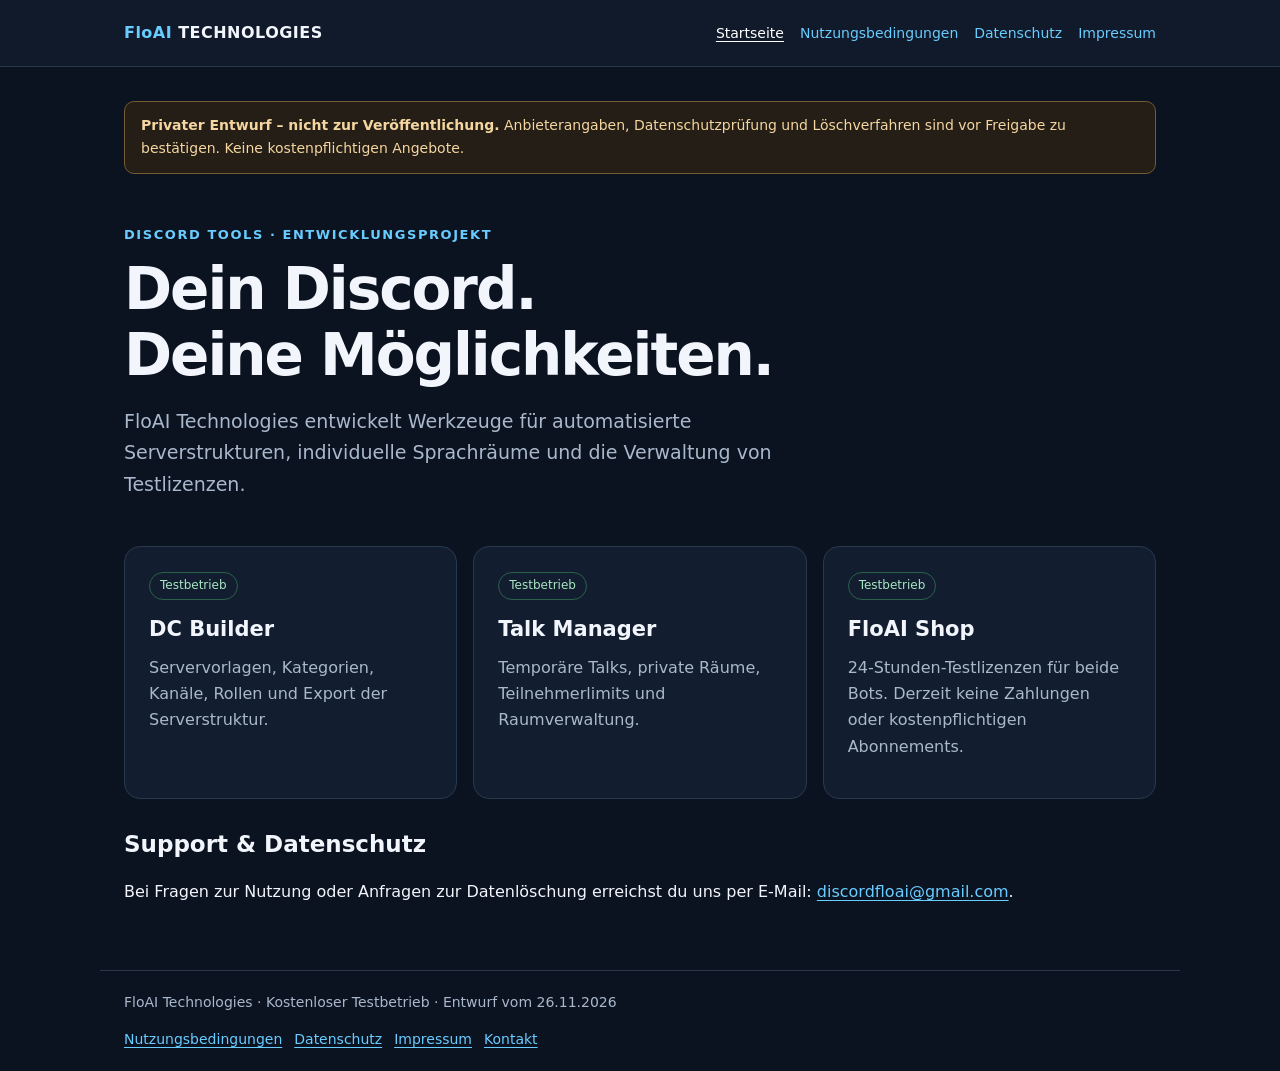
<file: index.html>
<!doctype html><html lang="de"><head><meta charset="utf-8"><meta name="viewport" content="width=device-width,initial-scale=1"><meta name="robots" content="noindex,nofollow"><title>Startseite | FloAI Technologies</title><link rel="stylesheet" href="style.css"></head><body><header><nav aria-label="Hauptnavigation"><a href="index.html" class="brand"><b>FloAI</b> TECHNOLOGIES</a><div class="links"><a href="index.html" aria-current="page">Startseite</a><a href="nutzungsbedingungen.html">Nutzungsbedingungen</a><a href="datenschutz.html">Datenschutz</a><a href="impressum.html">Impressum</a></div></nav></header><main><div class="draft"><strong>Privater Entwurf – nicht zur Veröffentlichung.</strong> Anbieterangaben, Datenschutzprüfung und Löschverfahren sind vor Freigabe zu bestätigen. Keine kostenpflichtigen Angebote.</div><section class="hero"><div class="eyebrow">Discord Tools · Entwicklungsprojekt</div><h1>Dein Discord.<br>Deine Möglichkeiten.</h1><p class="lead">FloAI Technologies entwickelt Werkzeuge für automatisierte Serverstrukturen, individuelle Sprachräume und die Verwaltung von Testlizenzen.</p></section><section class="grid" aria-label="Unsere Anwendungen"><article class="card"><span class="chip">Testbetrieb</span><h3>DC Builder</h3><p>Servervorlagen, Kategorien, Kanäle, Rollen und Export der Serverstruktur.</p></article><article class="card"><span class="chip">Testbetrieb</span><h3>Talk Manager</h3><p>Temporäre Talks, private Räume, Teilnehmerlimits und Raumverwaltung.</p></article><article class="card"><span class="chip">Testbetrieb</span><h3>FloAI Shop</h3><p>24-Stunden-Testlizenzen für beide Bots. Derzeit keine Zahlungen oder kostenpflichtigen Abonnements.</p></article></section><h2>Support &amp; Datenschutz</h2><p>Bei Fragen zur Nutzung oder Anfragen zur Datenlöschung erreichst du uns per E-Mail: <a href="mailto:discordfloai@gmail.com">discordfloai@gmail.com</a>.</p></main><footer><p>FloAI Technologies · Kostenloser Testbetrieb · Entwurf vom 26.11.2026</p><a href="nutzungsbedingungen.html">Nutzungsbedingungen</a><a href="datenschutz.html">Datenschutz</a><a href="impressum.html">Impressum</a><a href="mailto:discordfloai@gmail.com">Kontakt</a></footer></body></html>
</file>
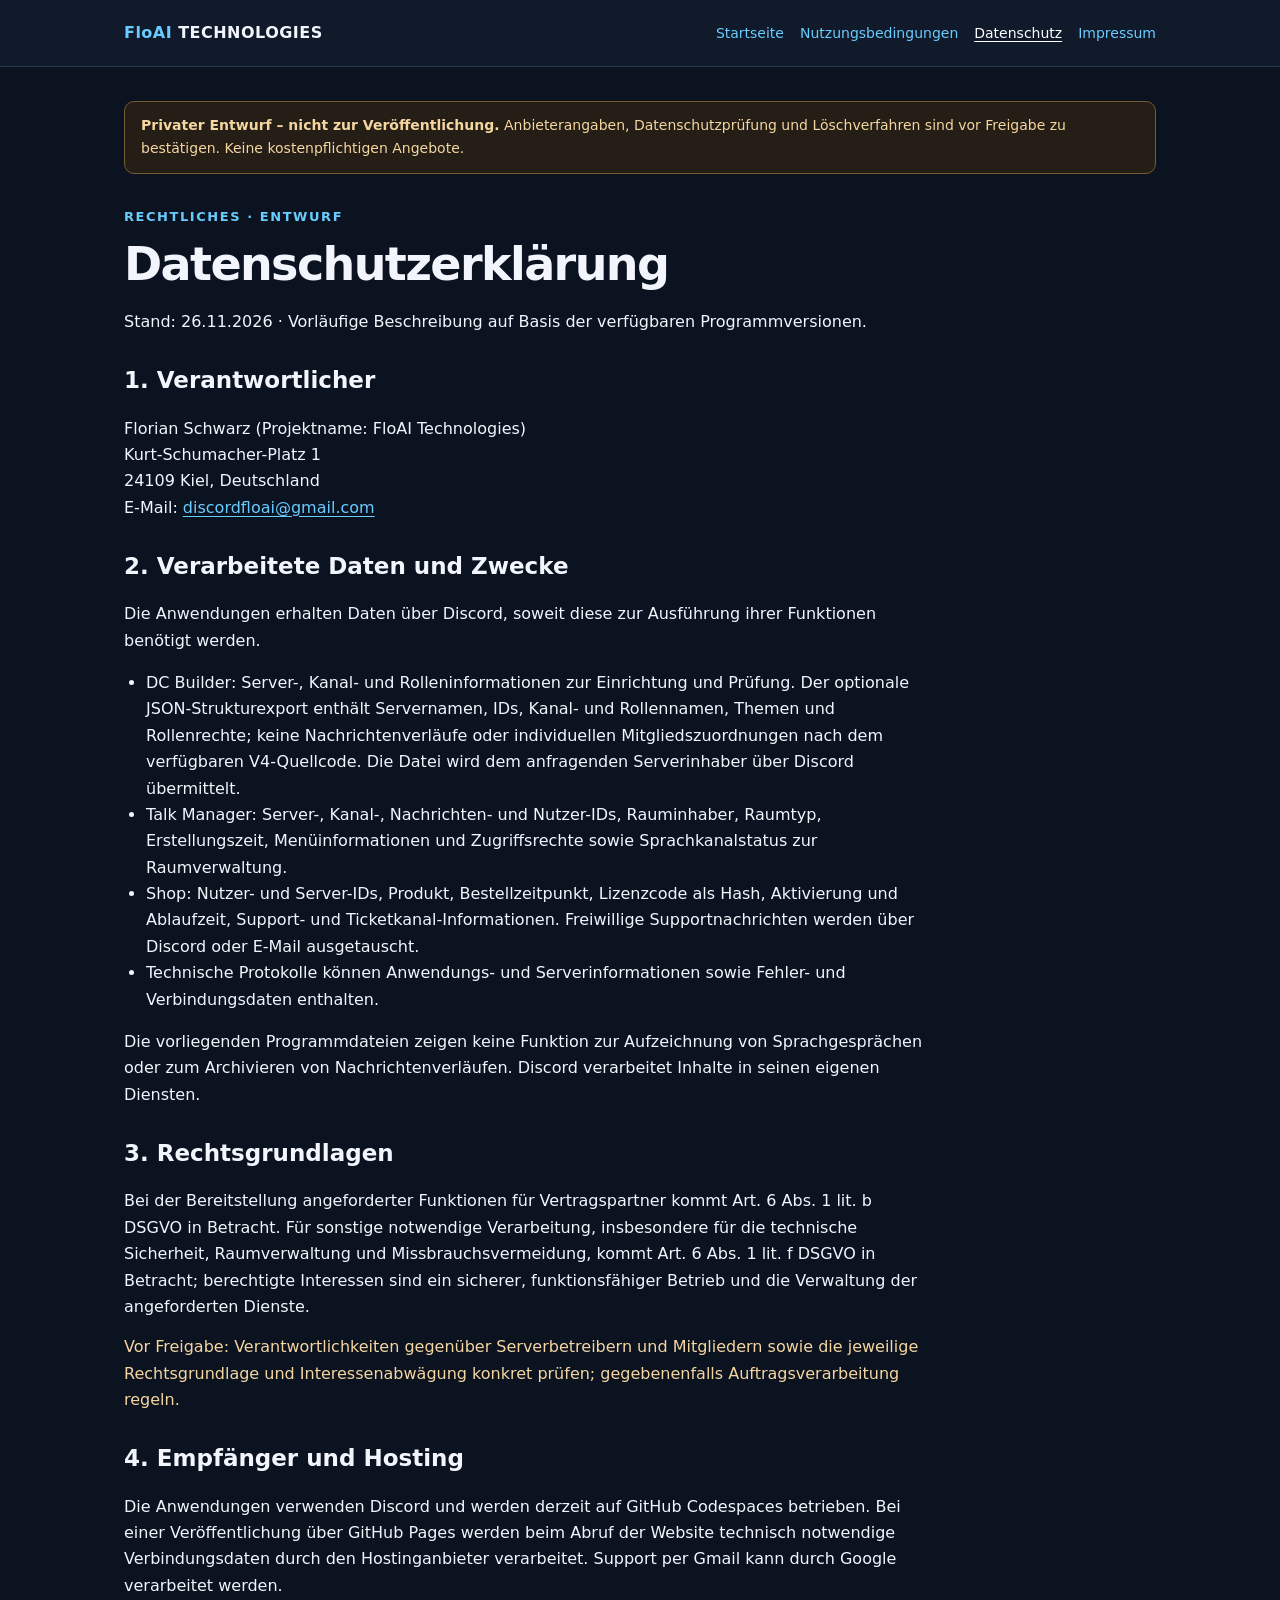
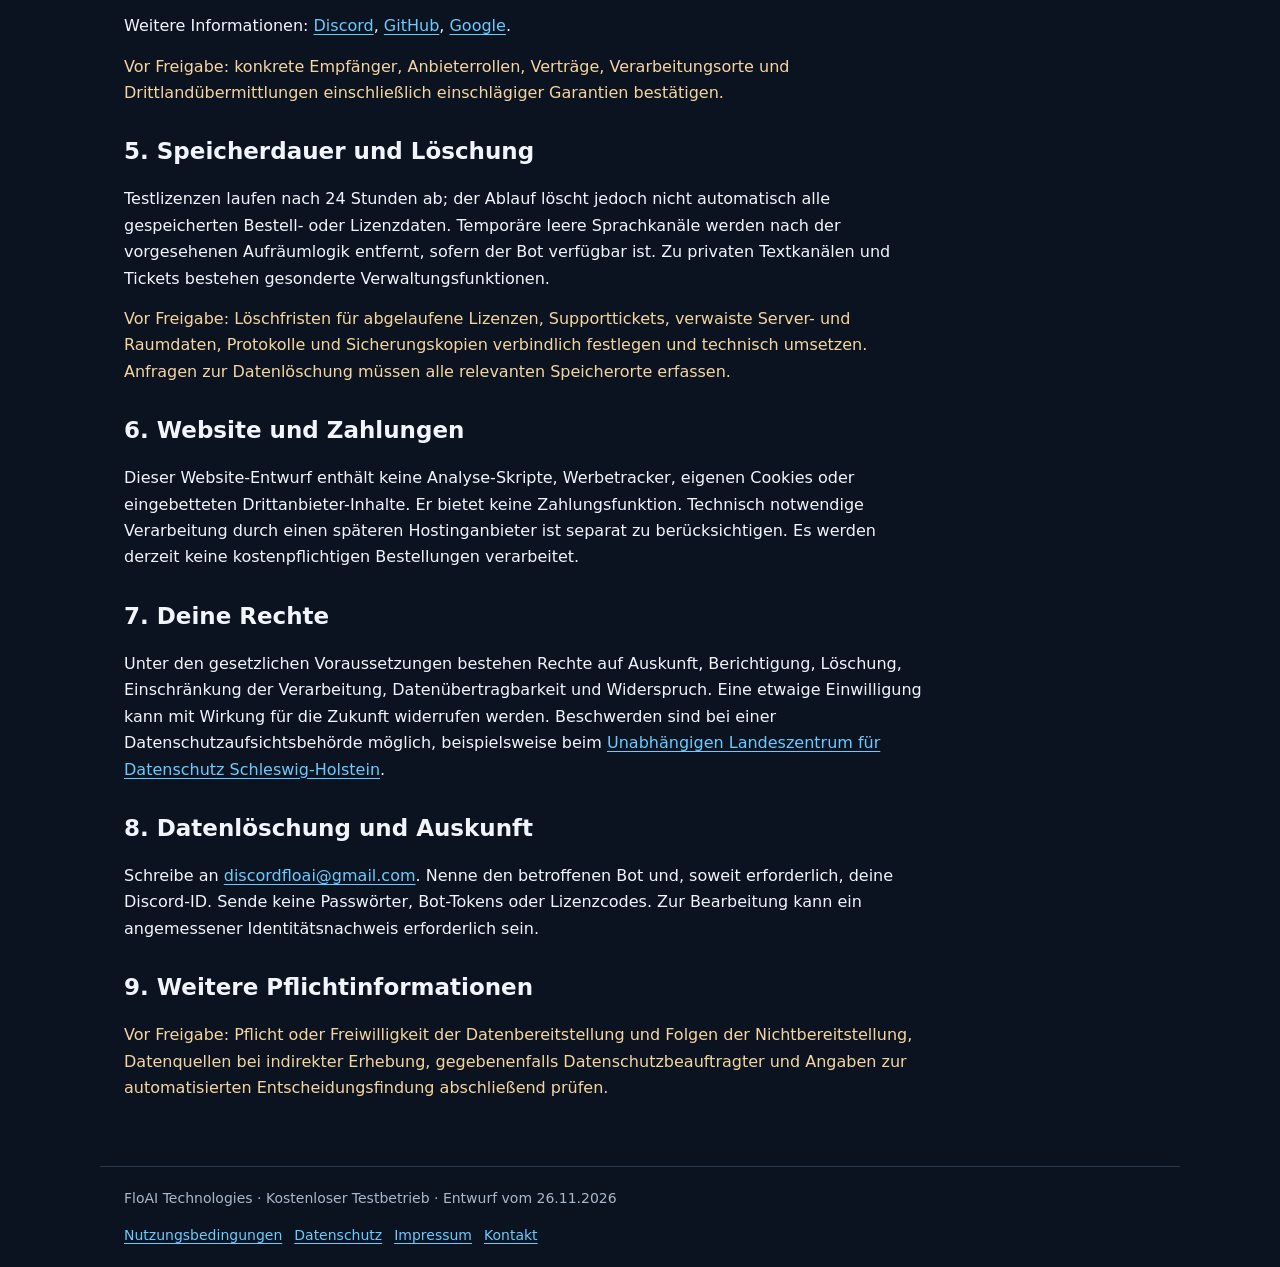
<file: datenschutz.html>
<!doctype html><html lang="de"><head><meta charset="utf-8"><meta name="viewport" content="width=device-width,initial-scale=1"><meta name="robots" content="noindex,nofollow"><title>Datenschutzerklärung | FloAI Technologies</title><link rel="stylesheet" href="style.css"></head><body><header><nav aria-label="Hauptnavigation"><a href="index.html" class="brand"><b>FloAI</b> TECHNOLOGIES</a><div class="links"><a href="index.html">Startseite</a><a href="nutzungsbedingungen.html">Nutzungsbedingungen</a><a href="datenschutz.html" aria-current="page">Datenschutz</a><a href="impressum.html">Impressum</a></div></nav></header><main><div class="draft"><strong>Privater Entwurf – nicht zur Veröffentlichung.</strong> Anbieterangaben, Datenschutzprüfung und Löschverfahren sind vor Freigabe zu bestätigen. Keine kostenpflichtigen Angebote.</div><article class="legal"><div class="eyebrow">Rechtliches · Entwurf</div><h1>Datenschutzerklärung</h1><p>Stand: 26.11.2026 · Vorläufige Beschreibung auf Basis der verfügbaren Programmversionen.</p><h2>1. Verantwortlicher</h2><p>Florian Schwarz (Projektname: FloAI Technologies)<br>Kurt-Schumacher-Platz 1<br>24109 Kiel, Deutschland<br>E-Mail: <a href="mailto:discordfloai@gmail.com">discordfloai@gmail.com</a></p><h2>2. Verarbeitete Daten und Zwecke</h2><p>Die Anwendungen erhalten Daten über Discord, soweit diese zur Ausführung ihrer Funktionen benötigt werden.</p><ul><li>DC Builder: Server-, Kanal- und Rolleninformationen zur Einrichtung und Prüfung. Der optionale JSON-Strukturexport enthält Servernamen, IDs, Kanal- und Rollennamen, Themen und Rollenrechte; keine Nachrichtenverläufe oder individuellen Mitgliedszuordnungen nach dem verfügbaren V4-Quellcode. Die Datei wird dem anfragenden Serverinhaber über Discord übermittelt.</li><li>Talk Manager: Server-, Kanal-, Nachrichten- und Nutzer-IDs, Rauminhaber, Raumtyp, Erstellungszeit, Menüinformationen und Zugriffsrechte sowie Sprachkanalstatus zur Raumverwaltung.</li><li>Shop: Nutzer- und Server-IDs, Produkt, Bestellzeitpunkt, Lizenzcode als Hash, Aktivierung und Ablaufzeit, Support- und Ticketkanal-Informationen. Freiwillige Supportnachrichten werden über Discord oder E-Mail ausgetauscht.</li><li>Technische Protokolle können Anwendungs- und Serverinformationen sowie Fehler- und Verbindungsdaten enthalten.</li></ul><p>Die vorliegenden Programmdateien zeigen keine Funktion zur Aufzeichnung von Sprachgesprächen oder zum Archivieren von Nachrichtenverläufen. Discord verarbeitet Inhalte in seinen eigenen Diensten.</p><h2>3. Rechtsgrundlagen</h2><p>Bei der Bereitstellung angeforderter Funktionen für Vertragspartner kommt Art. 6 Abs. 1 lit. b DSGVO in Betracht. Für sonstige notwendige Verarbeitung, insbesondere für die technische Sicherheit, Raumverwaltung und Missbrauchsvermeidung, kommt Art. 6 Abs. 1 lit. f DSGVO in Betracht; berechtigte Interessen sind ein sicherer, funktionsfähiger Betrieb und die Verwaltung der angeforderten Dienste.</p><p class="pending">Vor Freigabe: Verantwortlichkeiten gegenüber Serverbetreibern und Mitgliedern sowie die jeweilige Rechtsgrundlage und Interessenabwägung konkret prüfen; gegebenenfalls Auftragsverarbeitung regeln.</p><h2>4. Empfänger und Hosting</h2><p>Die Anwendungen verwenden Discord und werden derzeit auf GitHub Codespaces betrieben. Bei einer Veröffentlichung über GitHub Pages werden beim Abruf der Website technisch notwendige Verbindungsdaten durch den Hostinganbieter verarbeitet. Support per Gmail kann durch Google verarbeitet werden.</p><p>Weitere Informationen: <a href="https://discord.com/privacy">Discord</a>, <a href="https://docs.github.com/en/site-policy/privacy-policies/github-general-privacy-statement">GitHub</a>, <a href="https://policies.google.com/privacy?hl=de">Google</a>.</p><p class="pending">Vor Freigabe: konkrete Empfänger, Anbieterrollen, Verträge, Verarbeitungsorte und Drittlandübermittlungen einschließlich einschlägiger Garantien bestätigen.</p><h2>5. Speicherdauer und Löschung</h2><p>Testlizenzen laufen nach 24 Stunden ab; der Ablauf löscht jedoch nicht automatisch alle gespeicherten Bestell- oder Lizenzdaten. Temporäre leere Sprachkanäle werden nach der vorgesehenen Aufräumlogik entfernt, sofern der Bot verfügbar ist. Zu privaten Textkanälen und Tickets bestehen gesonderte Verwaltungsfunktionen.</p><p class="pending">Vor Freigabe: Löschfristen für abgelaufene Lizenzen, Supporttickets, verwaiste Server- und Raumdaten, Protokolle und Sicherungskopien verbindlich festlegen und technisch umsetzen. Anfragen zur Datenlöschung müssen alle relevanten Speicherorte erfassen.</p><h2>6. Website und Zahlungen</h2><p>Dieser Website-Entwurf enthält keine Analyse-Skripte, Werbetracker, eigenen Cookies oder eingebetteten Drittanbieter-Inhalte. Er bietet keine Zahlungsfunktion. Technisch notwendige Verarbeitung durch einen späteren Hostinganbieter ist separat zu berücksichtigen. Es werden derzeit keine kostenpflichtigen Bestellungen verarbeitet.</p><h2>7. Deine Rechte</h2><p>Unter den gesetzlichen Voraussetzungen bestehen Rechte auf Auskunft, Berichtigung, Löschung, Einschränkung der Verarbeitung, Datenübertragbarkeit und Widerspruch. Eine etwaige Einwilligung kann mit Wirkung für die Zukunft widerrufen werden. Beschwerden sind bei einer Datenschutzaufsichtsbehörde möglich, beispielsweise beim <a href="https://www.datenschutzzentrum.de/">Unabhängigen Landeszentrum für Datenschutz Schleswig-Holstein</a>.</p><h2>8. Datenlöschung und Auskunft</h2><p>Schreibe an <a href="mailto:discordfloai@gmail.com?subject=Datenschutzanfrage%20FloAI">discordfloai@gmail.com</a>. Nenne den betroffenen Bot und, soweit erforderlich, deine Discord-ID. Sende keine Passwörter, Bot-Tokens oder Lizenzcodes. Zur Bearbeitung kann ein angemessener Identitätsnachweis erforderlich sein.</p><h2>9. Weitere Pflichtinformationen</h2><p class="pending">Vor Freigabe: Pflicht oder Freiwilligkeit der Datenbereitstellung und Folgen der Nichtbereitstellung, Datenquellen bei indirekter Erhebung, gegebenenfalls Datenschutzbeauftragter und Angaben zur automatisierten Entscheidungsfindung abschließend prüfen.</p></article></main><footer><p>FloAI Technologies · Kostenloser Testbetrieb · Entwurf vom 26.11.2026</p><a href="nutzungsbedingungen.html">Nutzungsbedingungen</a><a href="datenschutz.html">Datenschutz</a><a href="impressum.html">Impressum</a><a href="mailto:discordfloai@gmail.com">Kontakt</a></footer></body></html>
</file>
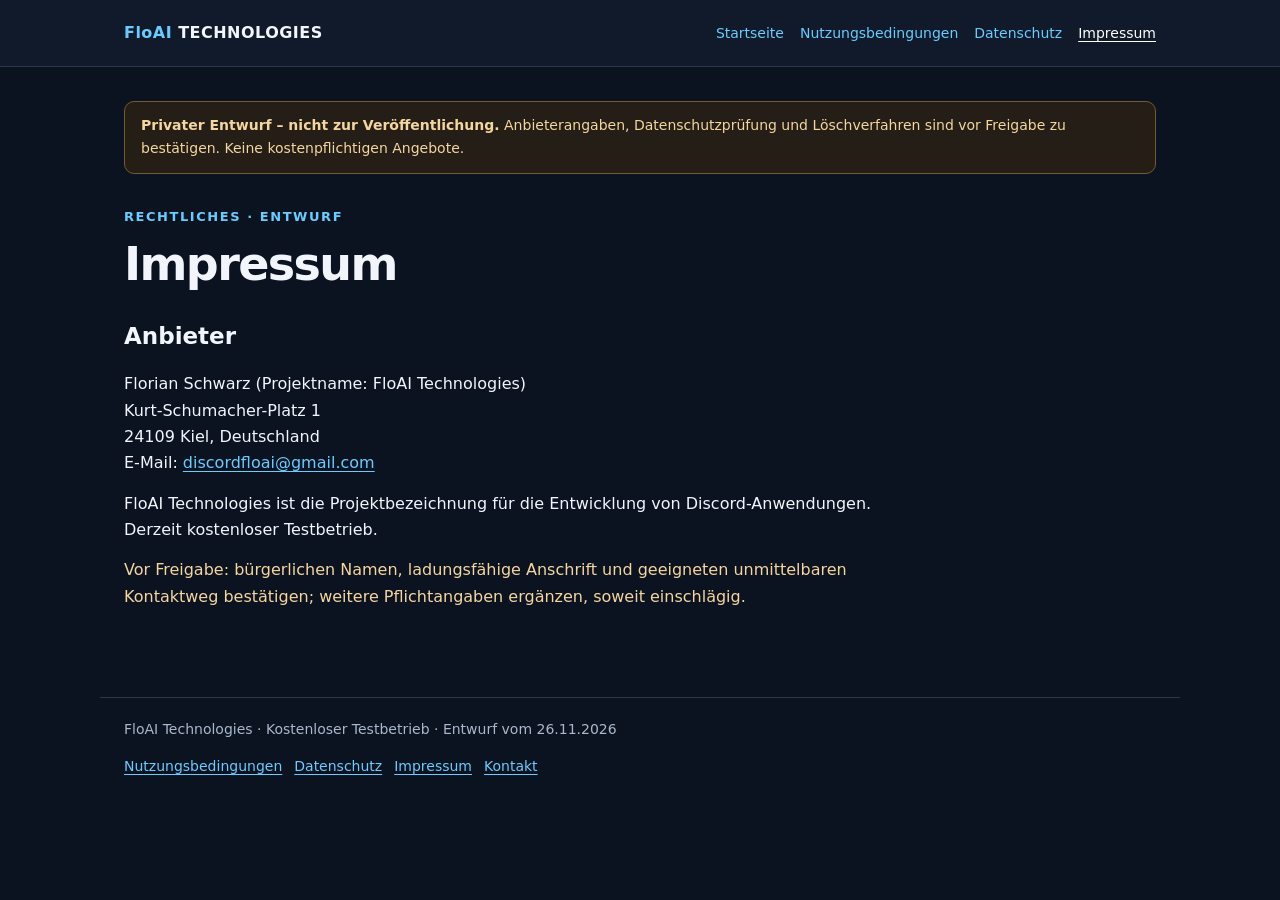
<file: impressum.html>
<!doctype html><html lang="de"><head><meta charset="utf-8"><meta name="viewport" content="width=device-width,initial-scale=1"><meta name="robots" content="noindex,nofollow"><title>Impressum | FloAI Technologies</title><link rel="stylesheet" href="style.css"></head><body><header><nav aria-label="Hauptnavigation"><a href="index.html" class="brand"><b>FloAI</b> TECHNOLOGIES</a><div class="links"><a href="index.html">Startseite</a><a href="nutzungsbedingungen.html">Nutzungsbedingungen</a><a href="datenschutz.html">Datenschutz</a><a href="impressum.html" aria-current="page">Impressum</a></div></nav></header><main><div class="draft"><strong>Privater Entwurf – nicht zur Veröffentlichung.</strong> Anbieterangaben, Datenschutzprüfung und Löschverfahren sind vor Freigabe zu bestätigen. Keine kostenpflichtigen Angebote.</div><article class="legal"><div class="eyebrow">Rechtliches · Entwurf</div><h1>Impressum</h1><h2>Anbieter</h2><p>Florian Schwarz (Projektname: FloAI Technologies)<br>Kurt-Schumacher-Platz 1<br>24109 Kiel, Deutschland<br>E-Mail: <a href="mailto:discordfloai@gmail.com">discordfloai@gmail.com</a></p><p>FloAI Technologies ist die Projektbezeichnung für die Entwicklung von Discord-Anwendungen. Derzeit kostenloser Testbetrieb.</p><p class="pending">Vor Freigabe: bürgerlichen Namen, ladungsfähige Anschrift und geeigneten unmittelbaren Kontaktweg bestätigen; weitere Pflichtangaben ergänzen, soweit einschlägig.</p></article></main><footer><p>FloAI Technologies · Kostenloser Testbetrieb · Entwurf vom 26.11.2026</p><a href="nutzungsbedingungen.html">Nutzungsbedingungen</a><a href="datenschutz.html">Datenschutz</a><a href="impressum.html">Impressum</a><a href="mailto:discordfloai@gmail.com">Kontakt</a></footer></body></html>
</file>
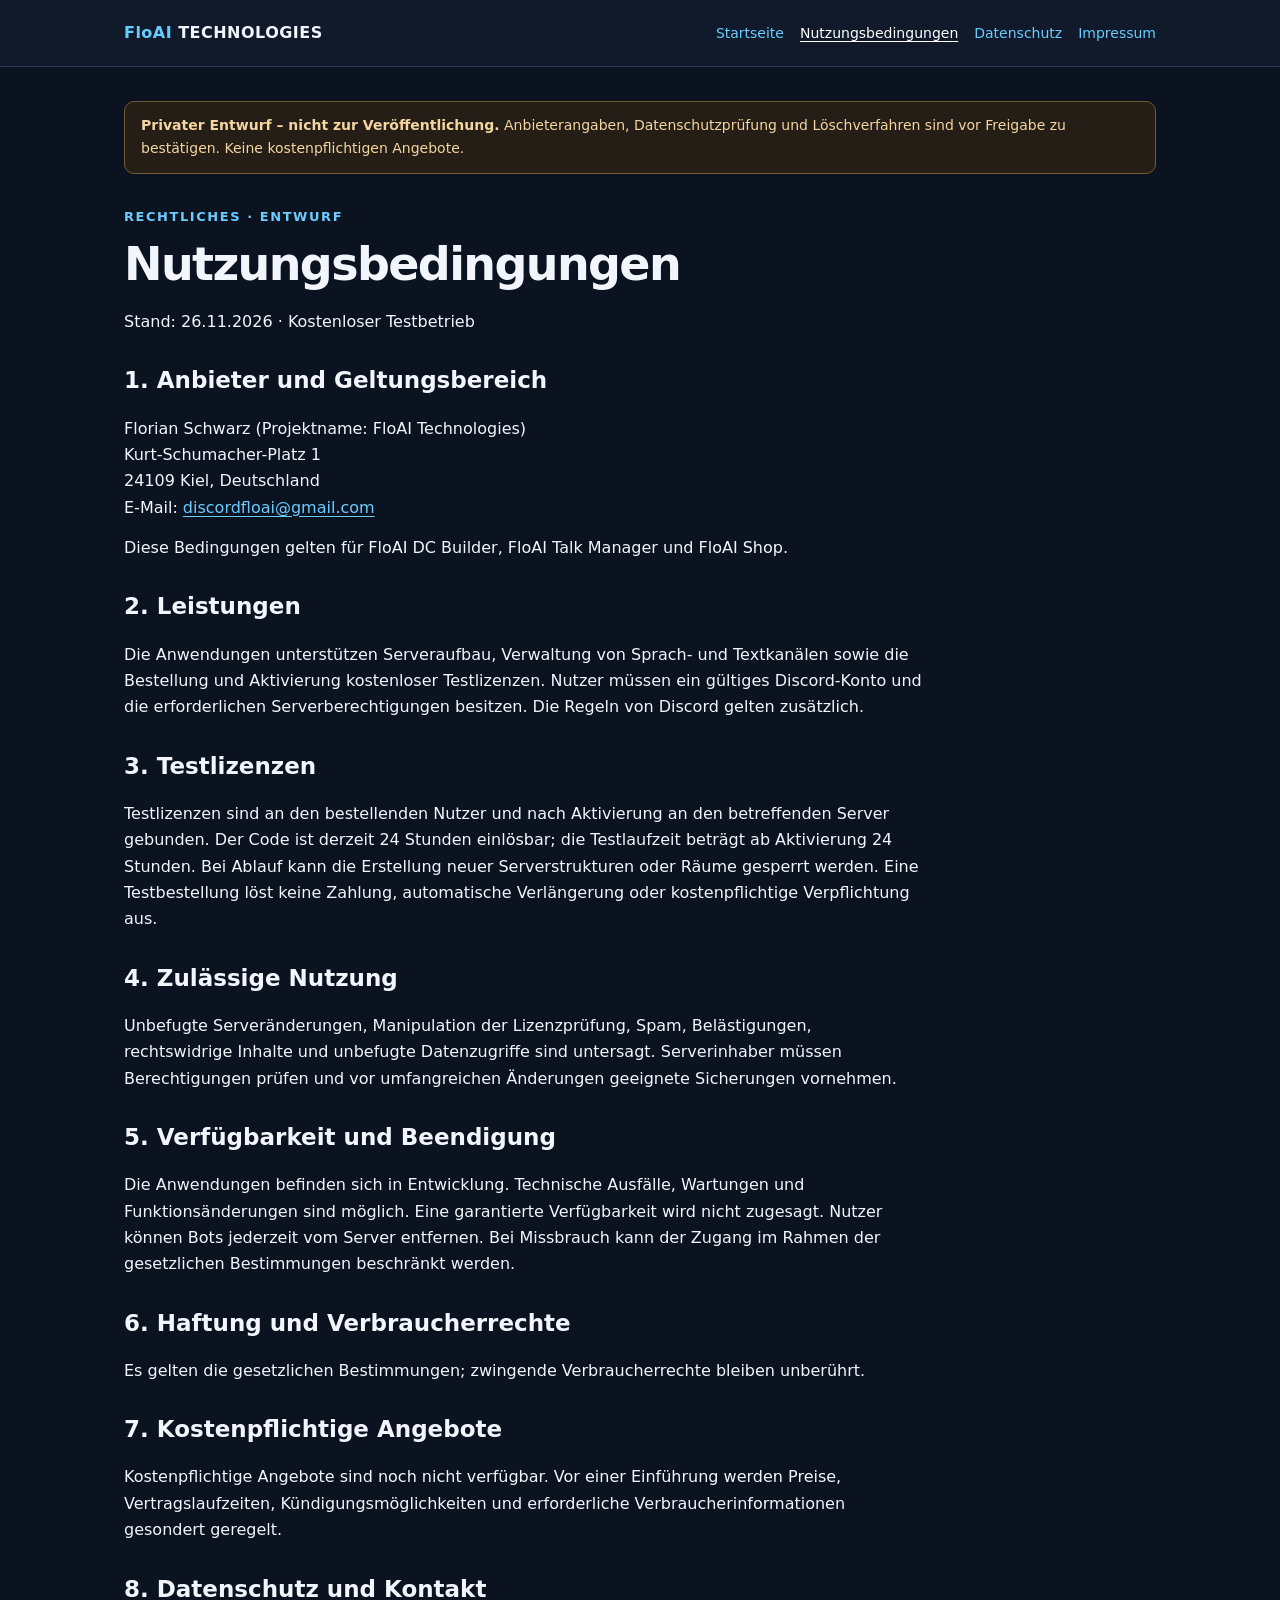
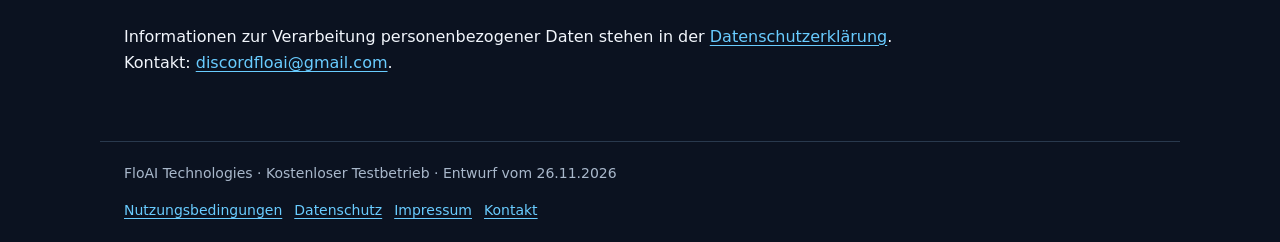
<file: nutzungsbedingungen.html>
<!doctype html><html lang="de"><head><meta charset="utf-8"><meta name="viewport" content="width=device-width,initial-scale=1"><meta name="robots" content="noindex,nofollow"><title>Nutzungsbedingungen | FloAI Technologies</title><link rel="stylesheet" href="style.css"></head><body><header><nav aria-label="Hauptnavigation"><a href="index.html" class="brand"><b>FloAI</b> TECHNOLOGIES</a><div class="links"><a href="index.html">Startseite</a><a href="nutzungsbedingungen.html" aria-current="page">Nutzungsbedingungen</a><a href="datenschutz.html">Datenschutz</a><a href="impressum.html">Impressum</a></div></nav></header><main><div class="draft"><strong>Privater Entwurf – nicht zur Veröffentlichung.</strong> Anbieterangaben, Datenschutzprüfung und Löschverfahren sind vor Freigabe zu bestätigen. Keine kostenpflichtigen Angebote.</div><article class="legal"><div class="eyebrow">Rechtliches · Entwurf</div><h1>Nutzungsbedingungen</h1><p>Stand: 26.11.2026 · Kostenloser Testbetrieb</p><h2>1. Anbieter und Geltungsbereich</h2><p>Florian Schwarz (Projektname: FloAI Technologies)<br>Kurt-Schumacher-Platz 1<br>24109 Kiel, Deutschland<br>E-Mail: <a href="mailto:discordfloai@gmail.com">discordfloai@gmail.com</a></p><p>Diese Bedingungen gelten für FloAI DC Builder, FloAI Talk Manager und FloAI Shop.</p><h2>2. Leistungen</h2><p>Die Anwendungen unterstützen Serveraufbau, Verwaltung von Sprach- und Textkanälen sowie die Bestellung und Aktivierung kostenloser Testlizenzen. Nutzer müssen ein gültiges Discord-Konto und die erforderlichen Serverberechtigungen besitzen. Die Regeln von Discord gelten zusätzlich.</p><h2>3. Testlizenzen</h2><p>Testlizenzen sind an den bestellenden Nutzer und nach Aktivierung an den betreffenden Server gebunden. Der Code ist derzeit 24 Stunden einlösbar; die Testlaufzeit beträgt ab Aktivierung 24 Stunden. Bei Ablauf kann die Erstellung neuer Serverstrukturen oder Räume gesperrt werden. Eine Testbestellung löst keine Zahlung, automatische Verlängerung oder kostenpflichtige Verpflichtung aus.</p><h2>4. Zulässige Nutzung</h2><p>Unbefugte Serveränderungen, Manipulation der Lizenzprüfung, Spam, Belästigungen, rechtswidrige Inhalte und unbefugte Datenzugriffe sind untersagt. Serverinhaber müssen Berechtigungen prüfen und vor umfangreichen Änderungen geeignete Sicherungen vornehmen.</p><h2>5. Verfügbarkeit und Beendigung</h2><p>Die Anwendungen befinden sich in Entwicklung. Technische Ausfälle, Wartungen und Funktionsänderungen sind möglich. Eine garantierte Verfügbarkeit wird nicht zugesagt. Nutzer können Bots jederzeit vom Server entfernen. Bei Missbrauch kann der Zugang im Rahmen der gesetzlichen Bestimmungen beschränkt werden.</p><h2>6. Haftung und Verbraucherrechte</h2><p>Es gelten die gesetzlichen Bestimmungen; zwingende Verbraucherrechte bleiben unberührt.</p><h2>7. Kostenpflichtige Angebote</h2><p>Kostenpflichtige Angebote sind noch nicht verfügbar. Vor einer Einführung werden Preise, Vertragslaufzeiten, Kündigungsmöglichkeiten und erforderliche Verbraucherinformationen gesondert geregelt.</p><h2>8. Datenschutz und Kontakt</h2><p>Informationen zur Verarbeitung personenbezogener Daten stehen in der <a href="datenschutz.html">Datenschutzerklärung</a>. Kontakt: <a href="mailto:discordfloai@gmail.com">discordfloai@gmail.com</a>.</p></article></main><footer><p>FloAI Technologies · Kostenloser Testbetrieb · Entwurf vom 26.11.2026</p><a href="nutzungsbedingungen.html">Nutzungsbedingungen</a><a href="datenschutz.html">Datenschutz</a><a href="impressum.html">Impressum</a><a href="mailto:discordfloai@gmail.com">Kontakt</a></footer></body></html>
</file>
<file: style.css>
*{box-sizing:border-box} :root{color-scheme:dark;--bg:#0b1220;--panel:#121e30;--muted:#a9b8cb;--ink:#f2f6fc;--accent:#69ccff;--line:#29394d}body{margin:0;background:var(--bg);color:var(--ink);font:16px/1.65 system-ui,-apple-system,BlinkMacSystemFont,"Segoe UI",sans-serif}a{color:var(--accent);text-underline-offset:3px;overflow-wrap:anywhere}header{border-bottom:1px solid var(--line);background:#101a2a}nav,main,footer{max-width:1080px;margin:auto;padding:20px 24px}nav{display:flex;align-items:center;justify-content:space-between;gap:18px;flex-wrap:wrap}.brand{font-weight:750;color:var(--ink);text-decoration:none;letter-spacing:.03em}.brand b{color:var(--accent)}.links{display:flex;flex-wrap:wrap;gap:16px}.links a{text-decoration:none;font-size:14px}.links a[aria-current=page]{color:white;text-decoration:underline}main{min-height:70vh;padding-top:34px;padding-bottom:50px}.draft{border:1px solid #735b32;background:#241e16;padding:12px 16px;border-radius:10px;color:#f5d6a0;font-size:14px;margin-bottom:32px}.hero{padding:18px 0 32px}.eyebrow{color:var(--accent);font-size:13px;font-weight:700;letter-spacing:.12em;text-transform:uppercase}h1{font-size:clamp(34px,6vw,58px);line-height:1.13;letter-spacing:-.035em;margin:12px 0 18px}h2{font-size:23px;margin-top:30px;line-height:1.35}h3{margin:0 0 8px;font-size:21px}p{margin:0 0 14px}p.lead{max-width:720px;color:var(--muted);font-size:19px}.grid{display:grid;grid-template-columns:repeat(auto-fit,minmax(230px,1fr));gap:16px}.card{padding:24px;border:1px solid var(--line);border-radius:16px;background:var(--panel)}.card p{color:var(--muted)}.chip{display:inline-block;font-size:12px;color:#a8e7c1;border:1px solid #2b6049;border-radius:30px;padding:3px 10px;margin-bottom:12px}.legal{max-width:800px}.legal h1{font-size:clamp(30px,5vw,46px)}.legal ul{padding-left:22px}.pending{color:#f5d6a0}footer{border-top:1px solid var(--line);color:var(--muted);font-size:14px}footer a{margin-right:12px}a:focus-visible{outline:2px solid white;outline-offset:4px}
</file>
